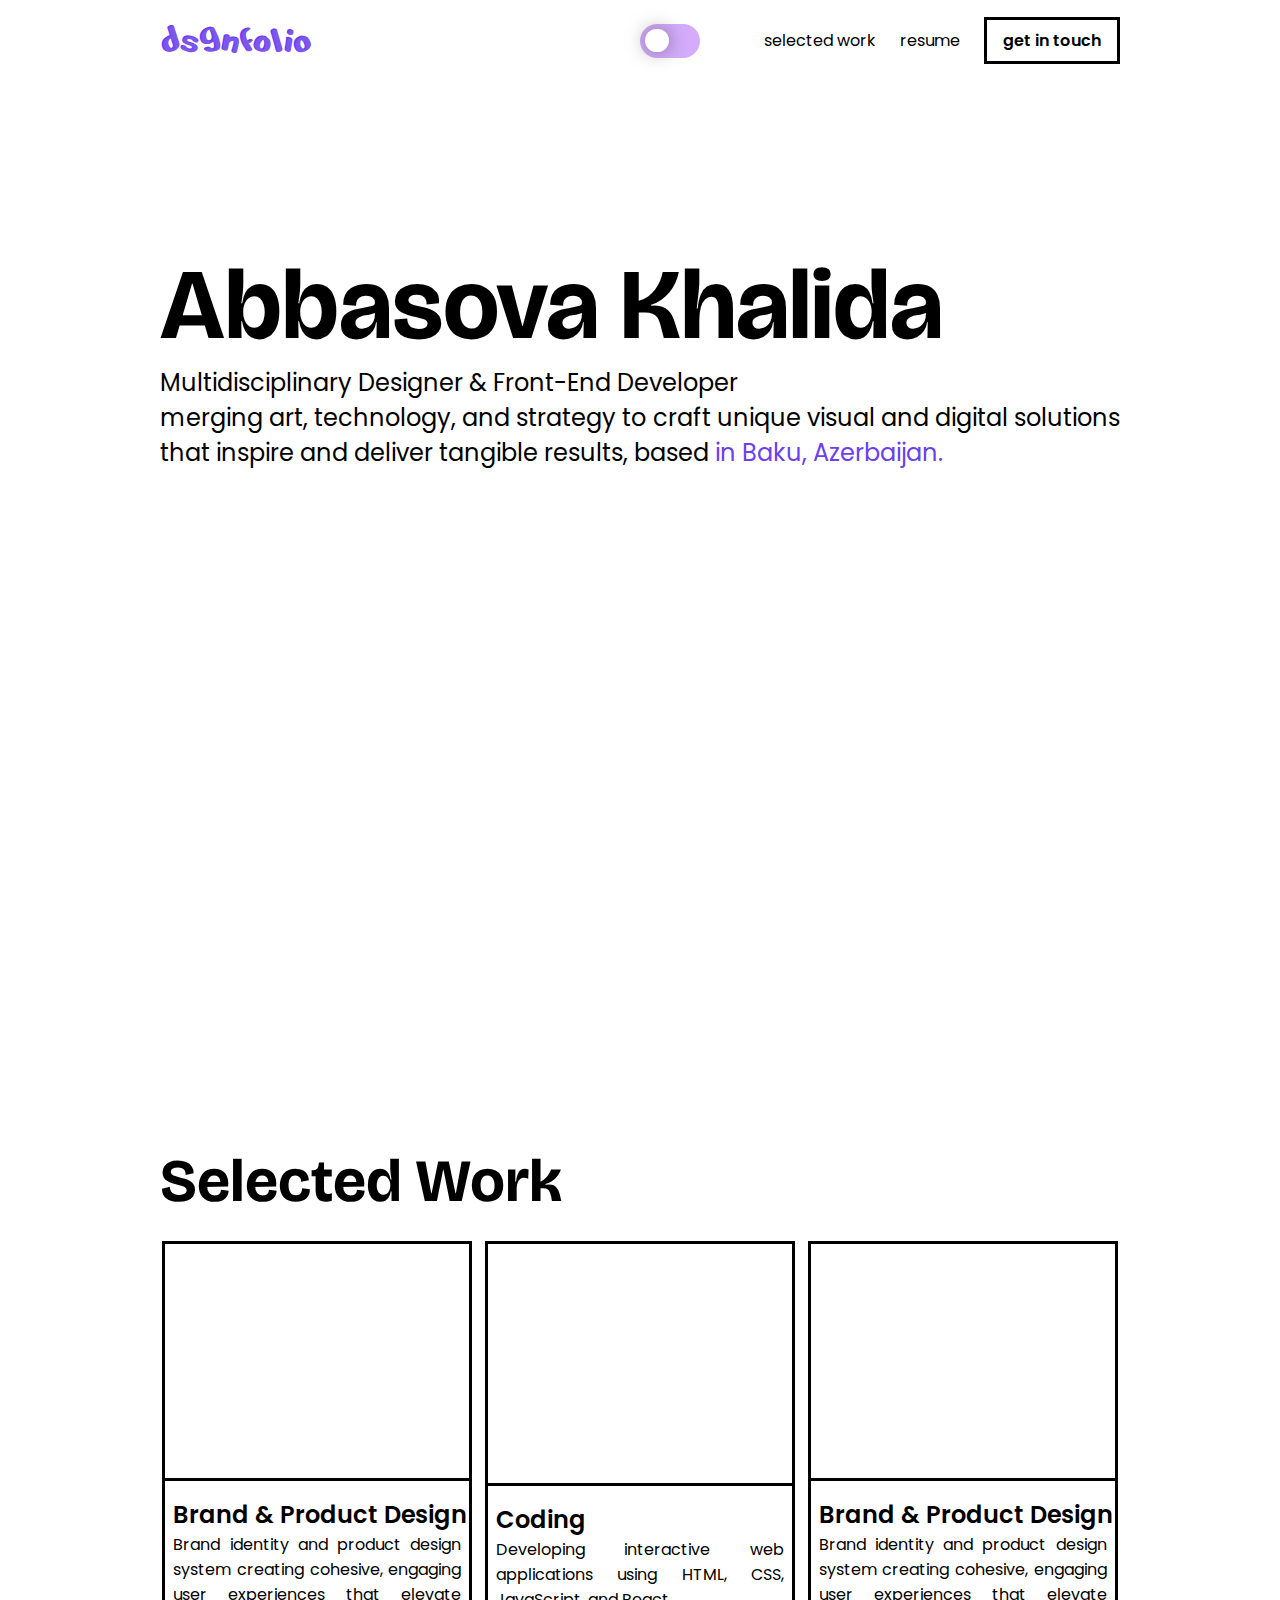
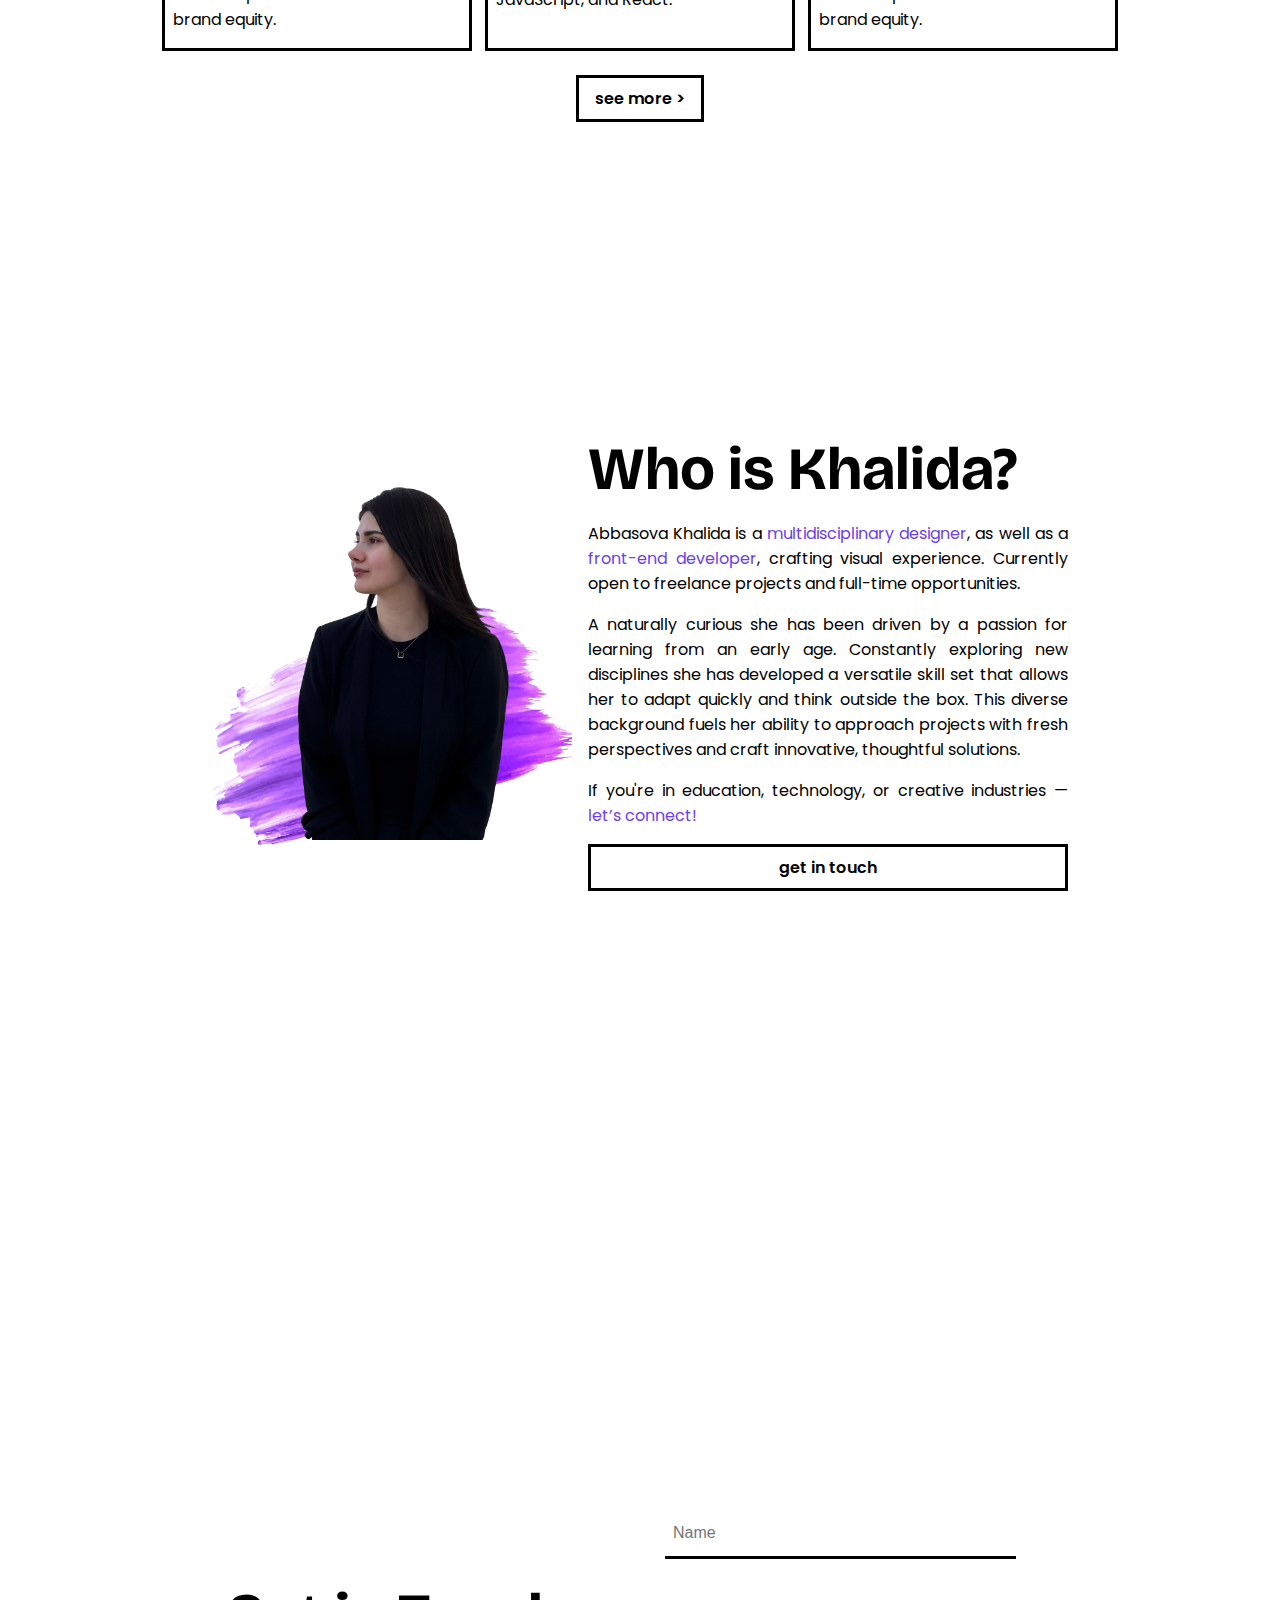
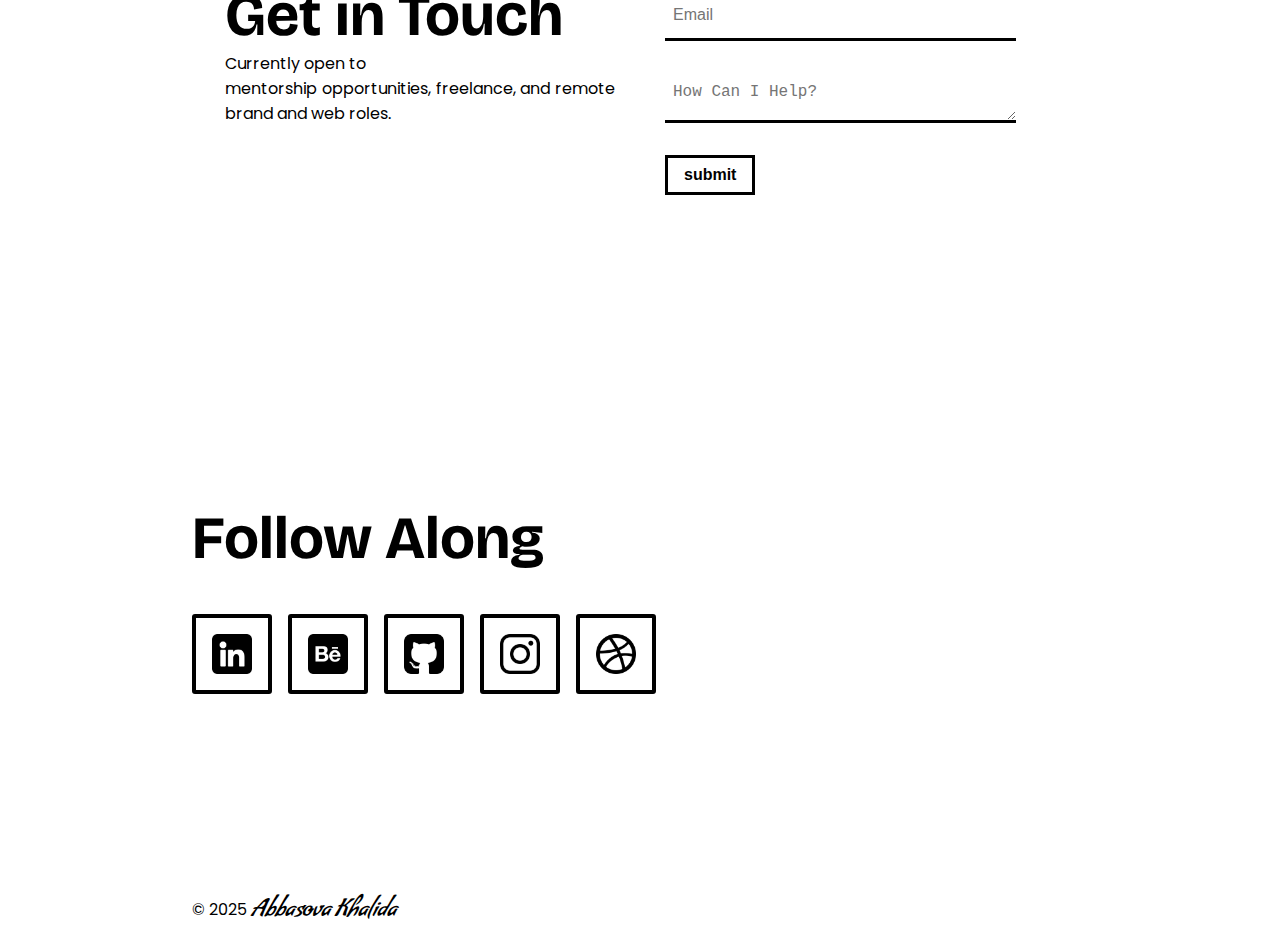
<file: index.html>
<!DOCTYPE html>
<html lang="en">

<head>
    <meta charset="UTF-8">
    <meta name="viewport" content="width=device-width, initial-scale=1.0">
    <title>Abbasova Khalida</title>
    <link rel="icon" href="./sources/images/favicon.ico" type="image/x-icon">
    <link rel="stylesheet" href="./sources/css/home.css">
    <link rel="stylesheet" href="./sources/css/darkmode.css">
    <link rel="stylesheet" href="./sources/css/resposibility.css">
</head>

<body>
    <header id="top">
        <div class="logo">
            <a href="./index.html">
                <div class="word">
                    <span class="letter rot1" data-letter="d">d</span>
                    <span class="letter rot2" data-letter="s">s</span>
                    <span class="letter rot3" data-letter="g">g</span>
                    <span class="letter rot4" data-letter="n">n</span>
                    <span class="letter rot5" data-letter="f">f</span>
                    <span class="letter rot6" data-letter="o">o</span>
                    <span class="letter rot7" data-letter="l">l</span>
                    <span class="letter rot8" data-letter="i">i</span>
                    <span class="letter rot9" data-letter="o">o</span>
                </div>
            </a>
        </div>
        <div class="right-side">
            <div class="mode">
                <label class="switch">
                    <input type="checkbox" id="theme-toggle">
                    <span class="slider"></span>
                </label>
            </div>
            <nav>
                <a href="./works.html" class="selected-work">selected work</a>
                <a href="./resume.html" class="resume">resume</a>
                <a href="#get-in-touch" class="get-in-touch">get in touch</a>
            </nav>
        </div>
        <a href="#top" id="to-top">
            ᐳ
        </a>
    </header>
    <main>
        <section class="me">
            <h1>Abbasova Khalida</h1>
            <p>Multidisciplinary Designer & Front-End Developer <br> merging art, technology, and strategy to craft
                unique
                visual and
                digital solutions that inspire and deliver tangible results, based <span>in Baku, Azerbaijan.</span></p>
        </section>
        <section class="my-work">
            <h2>Selected Work</h2>
            <div class="top-3">
                <a href="#" class="work">
                    <div class="work-photo work-photo-1">

                    </div>
                    <div class="work-text">
                        <p class="wt-title">Brand & Product Design</p>
                        <p>Brand identity and product design system creating cohesive, engaging user experiences that
                            elevate brand equity.</p>
                    </div>
                </a>
                <a href="#" class="work">
                    <div class="work-photo work-photo-2">
                    </div>
                    <div class="work-text">
                        <p class="wt-title">Coding</p>
                        <p>Developing interactive web applications using HTML, CSS, JavaScript, and React. </p>
                    </div>
                </a>
                <a href="#" class="work">
                    <div class="work-photo work-photo-3">
                    </div>
                    <div class="work-text">
                        <p class="wt-title">Brand & Product Design</p>
                        <p>Brand identity and product design system creating cohesive, engaging user experiences that
                            elevate brand equity.</p>
                    </div>
                </a>
            </div>
            <a href="./works.html" class="see-more">see more ></a>
        </section>
        <section class="who-is-me">
            <div class="me-photo">
                <img src="./sources/images/Home/HOME-ME.png" alt="Abbasova Khalida">
            </div>
            <div class="me-about">
                <h2>Who is Khalida?</h2>
                <p>Abbasova Khalida is a <span>multidisciplinary designer</span>, as well as a <span>front-end
                        developer</span>, crafting visual experience. Currently open to freelance projects and full-time
                    opportunities.</p>
                <p>A naturally curious she has been driven by a passion for learning from an early age. Constantly
                    exploring new disciplines she has developed a versatile skill set that allows her to adapt quickly
                    and think outside the box. This diverse background fuels her ability to approach projects with fresh
                    perspectives and craft innovative, thoughtful solutions.</p>
                <p>If you're in education, technology, or creative industries —
                    <span>let’s connect!</span>
                </p>
                <a href="#get-in-touch" class="get-in-touch">get in touch</a>
            </div>
        </section>
    </main>
    <footer>
        <div class="connect" id="get-in-touch">
            <div class="con-left">
                <h2>Get in Touch</h2>
                <p>Currently open to <br> mentorship opportunities, freelance, and remote brand and web roles.</p>
            </div>
            <form class="con-right">
                <input type="text" id="name" placeholder="Name" required>
                <input type="email" id="email" placeholder="Email" required>
                <textarea name="help" id="help" placeholder="How Can I Help?"></textarea>
                <input type="submit" value="submit" class="btn_submit">
            </form>
        </div>
        <div class="follow">
            <h2>Follow Along</h2>
            <div class="social-media">
                <a href="#" class="social"><img src="./sources/images/Social Media/linkedin.png" alt="linkedin"></a>
                <a href="#" class="social"><img src="./sources/images/Social Media/behance.png" alt="behance"></a>
                <a href="#" class="social"><img src="./sources/images/Social Media/github-sign.png" alt="github"></a>
                <a href="#" class="social"><img src="./sources/images/Social Media/instagram.png" alt="instagram"></a>
                <a href="#" class="social"><img src="./sources/images/Social Media/dribble-big-logo.png"
                        alt="dribble"></a>
            </div>
        </div>
        <p class="year-author">© 2025 <span>Abbasova Khalida</span></p>
    </footer>


    <script src="./sources/js/main.js"></script>
</body>

</html>
</file>
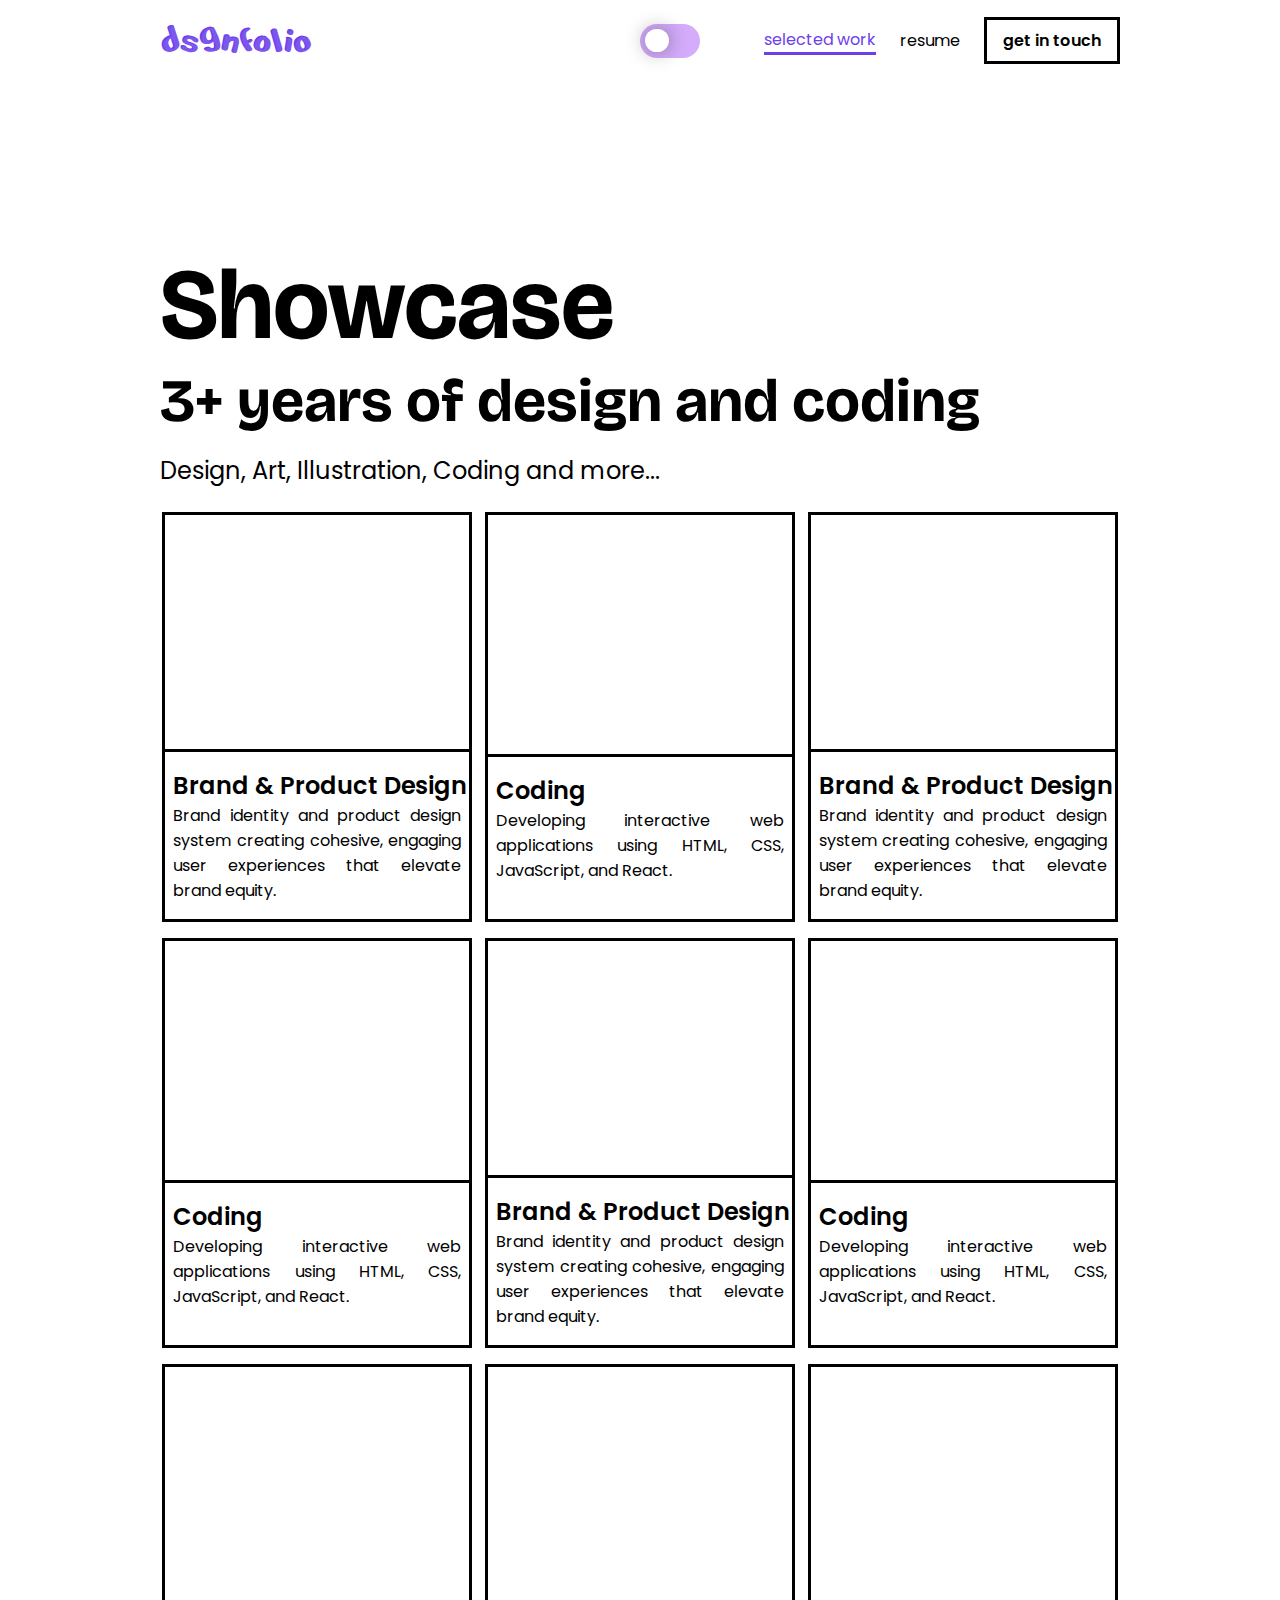
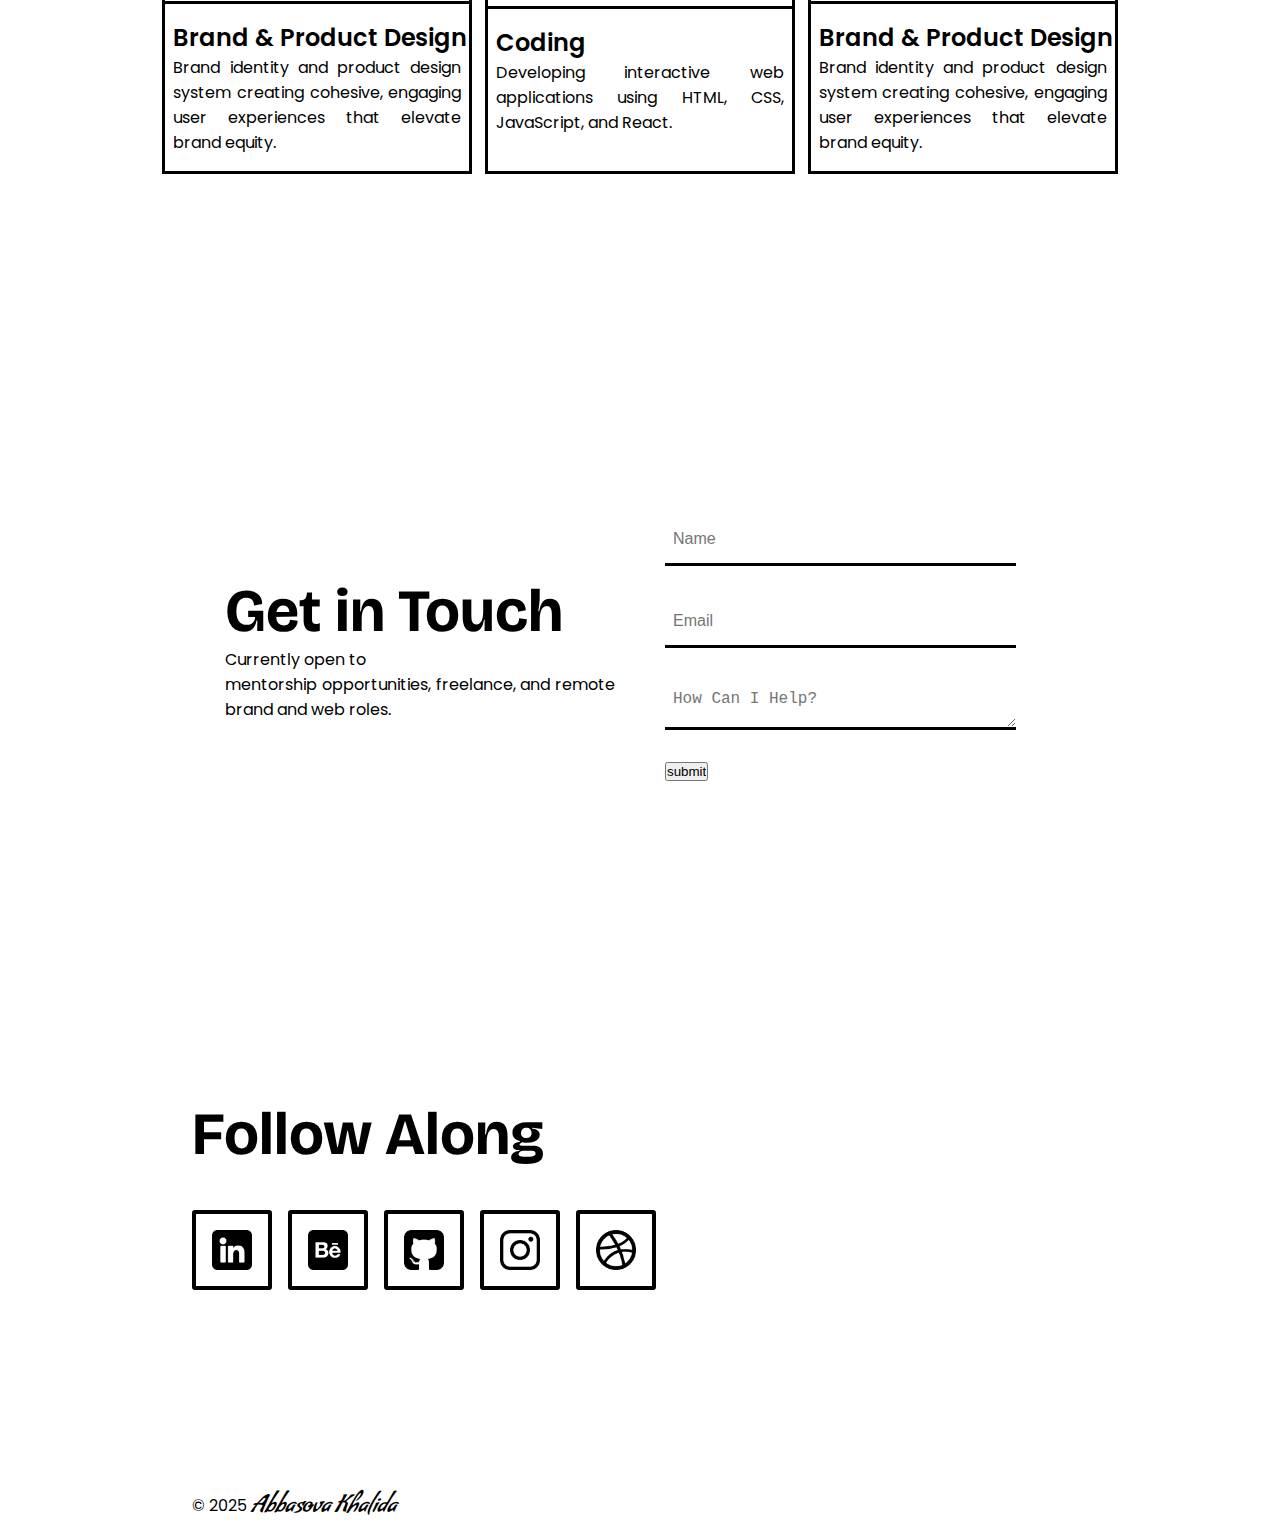
<file: works.html>
<!DOCTYPE html>
<html lang="en">

<head>
    <meta charset="UTF-8">
    <meta name="viewport" content="width=device-width, initial-scale=1.0">
    <title>Document</title>
    <link rel="stylesheet" href="./sources/css/home.css">
    <link rel="stylesheet" href="./sources/css/darkmode.css">
    <link rel="stylesheet" href="./sources/css/works.css">
    <link rel="stylesheet" href="./sources/css/resposibility.css">
</head>

<body>
    <header>
        <div class="logo">
            <a href="./index.html">
                <div class="word">
                    <span class="letter rot1" data-letter="d">d</span>
                    <span class="letter rot2" data-letter="s">s</span>
                    <span class="letter rot3" data-letter="g">g</span>
                    <span class="letter rot4" data-letter="n">n</span>
                    <span class="letter rot5" data-letter="f">f</span>
                    <span class="letter rot6" data-letter="o">o</span>
                    <span class="letter rot7" data-letter="l">l</span>
                    <span class="letter rot8" data-letter="i">i</span>
                    <span class="letter rot9" data-letter="o">o</span>
                </div>
            </a>
        </div>
        <div class="right-side">
            <div class="mode">
                <label class="switch">
                    <input type="checkbox" id="theme-toggle">
                    <span class="slider"></span>
                </label>
            </div>
            <nav>
                <a href="./works.html" class="selected-work">selected work</a>
                <a href="./resume.html" class="resume">resume</a>
                <a href="#get-in-touch" class="get-in-touch">get in touch</a>
            </nav>
        </div>
        <a href="#top" id="to-top">
            ᐳ
        </a>
    </header>
    <main>
        <h1>Showcase</h1>
        <h2>3+ years of design and coding</h2>
        <p class="main-p">Design, Art, Illustration, Coding and more...</p>
        <div class="all-works">
            <a href="#" class="works">
                <div class="works-photo work-photo-1">
                </div>
                <div class="works-text">
                    <p class="wts-title">Brand & Product Design</p>
                    <p>Brand identity and product design system creating cohesive, engaging user experiences that
                        elevate brand equity.</p>
                </div>
            </a>
            <a href="#" class="works">
                <div class="works-photo work-photo-2">
                </div>
                <div class="works-text">
                    <p class="wts-title">Coding</p>
                    <p>Developing interactive web applications using HTML, CSS, JavaScript, and React.</p>
                </div>
            </a>
            <a href="#" class="works">
                <div class="works-photo work-photo-3">
                </div>
                <div class="works-text">
                    <p class="wts-title">Brand & Product Design</p>
                    <p>Brand identity and product design system creating cohesive, engaging user experiences that
                        elevate brand equity.</p>
                </div>
            </a>
            <a href="#" class="works">
                <div class="works-photo work-photo-2">
                </div>
                <div class="works-text">
                    <p class="wts-title">Coding</p>
                    <p>Developing interactive web applications using HTML, CSS, JavaScript, and React.</p>
                </div>
            </a>
            <a href="#" class="works">
                <div class="works-photo work-photo-3">
                </div>
                <div class="works-text">
                    <p class="wts-title">Brand & Product Design</p>
                    <p>Brand identity and product design system creating cohesive, engaging user experiences that
                        elevate brand equity.</p>
                </div>
            </a><a href="#" class="works">
                <div class="works-photo work-photo-2">
                </div>
                <div class="works-text">
                    <p class="wts-title">Coding</p>
                    <p>Developing interactive web applications using HTML, CSS, JavaScript, and React.</p>
                </div>
            </a>
            <a href="#" class="works">
                <div class="works-photo work-photo-3">
                </div>
                <div class="works-text">
                    <p class="wts-title">Brand & Product Design</p>
                    <p>Brand identity and product design system creating cohesive, engaging user experiences that
                        elevate brand equity.</p>
                </div>
            </a>
            </a><a href="#" class="works">
                <div class="works-photo work-photo-2">
                </div>
                <div class="works-text">
                    <p class="wts-title">Coding</p>
                    <p>Developing interactive web applications using HTML, CSS, JavaScript, and React.</p>
                </div>
            </a>
            <a href="#" class="works">
                <div class="works-photo work-photo-3">
                </div>
                <div class="works-text">
                    <p class="wts-title">Brand & Product Design</p>
                    <p>Brand identity and product design system creating cohesive, engaging user experiences that
                        elevate brand equity.</p>
                </div>
            </a>
        </div>
    </main>
    <footer>
        <div class="connect" id="get-in-touch">
            <div class="con-left">
                <h2>Get in Touch</h2>
                <p>Currently open to <br> mentorship opportunities, freelance, and remote brand and web roles.</p>
            </div>
            <form class="con-right">
                <input type="text" id="name" placeholder="Name" required>
                <input type="email" id="email" placeholder="Email" required>
                <textarea name="help" id="help" placeholder="How Can I Help?"></textarea>
                <input type="submit" value="submit" class="btn-submit">
            </form>
        </div>
        <div class="follow">
            <h2>Follow Along</h2>
            <div class="social-media">
                <a href="#" class="social"><img src="./sources/images/Social Media/linkedin.png" alt="linkedin"></a>
                <a href="#" class="social"><img src="./sources/images/Social Media/behance.png" alt="behance"></a>
                <a href="#" class="social"><img src="./sources/images/Social Media/github-sign.png" alt="github"></a>
                <a href="#" class="social"><img src="./sources/images/Social Media/instagram.png" alt="instagram"></a>
                <a href="#" class="social"><img src="./sources/images/Social Media/dribble-big-logo.png"
                        alt="dribble"></a>
            </div>
        </div>
        <p class="year-author">© 2025 <span>Abbasova Khalida</span></p>
    </footer>

    <script src="./sources/js/main.js"></script>
</body>

</html>
</file>
<file: sources/css/home.css>
@import url('https://fonts.googleapis.com/css2?family=Nerko+One&display=swap');
@import url('https://fonts.googleapis.com/css2?family=Bricolage+Grotesque:opsz,wght@12..96,200..800&family=Poppins:ital,wght@0,100;0,200;0,300;0,400;0,500;0,600;0,700;0,800;0,900;1,100;1,200;1,300;1,400;1,500;1,600;1,700;1,800;1,900&display=swap');
@import url('https://fonts.googleapis.com/css2?family=Inconsolata:wght@200..900&display=swap');
@import url('https://fonts.googleapis.com/css2?family=Condiment&display=swap');

* {
    margin: 0;
    padding: 0;
    box-sizing: border-box;
    scroll-behavior: smooth;
}

html {
    font-style: 16px;
}

body {
    margin: 0 auto;
    width: 75vw;
    font-family: "Poppins", sans-serif;
    text-align: justify;
}

a {
    text-decoration: none;
    color: inherit;
}

h1,
h2 {
    font-family: "Bricolage Grotesque", sans-serif;
}

h2 {
    font-size: 3.75rem;
}





.date {
    font-family: "Inconsolata", monospace;
}

#to-top {
    position: fixed;
    width: 3.75rem;
    height: 3.75rem;
    border-radius: 50%;
    background-color: #6C40EB;
    right: 30px;
    bottom: 30px;
    transform: rotate(-90deg);
    display: flex;
    justify-content: center;
    align-items: center;
    color: white;
    font-weight: 600;
    font-size: 1.5rem;
    transition: 0.3s;
    opacity: 0;
    visibility: hidden;
}

#to-top:hover {
    box-shadow: inset 3px 3px 5px rgba(0, 0, 0, 0.3);
    bottom: 2.0625rem;
}

#to-top.show {
    opacity: 1;
    visibility: visible;
}


/* Header styling */

header {
    display: flex;
    flex-direction: row;
    justify-content: space-between;
    align-items: center;
    margin: 0 auto;
    padding-top: 1rem;
}

.right-side {
    display: flex;
    flex-direction: row;
    justify-content: space-between;
    align-items: center;
    width: 50%;
    gap: 0.5rem;
    font-size: 1rem;
}




/* The switch - the box around the slider */
.switch {
    font-size: 1.0625rem;
    position: relative;
    display: inline-block;
    width: 3.5em;
    height: 2em;
}

/* Hide default HTML checkbox */
.switch input {
    opacity: 0;
    width: 0;
    height: 0;
}

/* The slider */
.slider {
    position: absolute;
    cursor: pointer;
    inset: 0;
    background: #d4acfb;
    border-radius: 50px;
    transition: all 0.4s cubic-bezier(0.23, 1, 0.320, 1);
}

.slider:before {
    position: absolute;
    content: "";
    height: 1.4em;
    width: 1.4em;
    left: 0.3em;
    bottom: 0.3em;
    background-color: white;
    border-radius: 50px;
    box-shadow: 0 0px 20px rgba(0, 0, 0, 0.4);
    transition: all 0.4s cubic-bezier(0.175, 0.885, 0.32, 1.275);
}

.switch input:checked+.slider {
    background: #b84fce;
}

.switch input:focus+.slider {
    box-shadow: 0 0 1px #b84fce;
}

.switch input:checked+.slider:before {
    transform: translateX(1.6em);
    width: 2em;
    height: 2em;
    bottom: 0;
}





/* Navbar */

nav {
    display: flex;
    flex-direction: row;
    align-items: center;
    gap: 1.5rem;
}

nav a {
    transition: 0.3s;
}

.selected-work {
    white-space: nowrap;
}

.selected-work:hover,
.resume:hover {
    color: #6C40EB;
}


.get-in-touch,
.see-more,
.btn_submit,
#cv {
    background-color: white;
    border: 3px solid black;
    padding: 0.5rem 1rem;
    white-space: nowrap;
    font-weight: 600;
    transition: 0.2;
    font-size: 1rem;
}

.get-in-touch:hover,
.see-more:hover,
.btn_submit:hover,
#cv:hover {
    border: 3px solid #6C40EB;
    background-color: #6C40EB;
    color: white;
    cursor: pointer;
}





/* Logo design */

.word {
    display: flex;
    column-gap: 0.125rem;
    color: #6C40EB;
    font-family: "Nerko One", cursive;
}

.letter {
    font-size: 2.5rem;
    position: relative;
}

.letter::before,
.letter::after {
    content: attr(data-letter);
    color: rgba(255, 255, 255, 0.06);
    position: absolute;
}

.letter::before {
    top: 0.5px;
    left: 0.9px;
}

.letter::after {
    top: 0.7px;
    left: 1.4px;
}

.rot1 {
    transform: rotate(-15deg);
}

.rot2 {
    transform: rotate(15deg);
}

.rot3 {
    transform: rotate(-15deg);
    top: -8px;
    left: -5px;
}

.rot4 {
    transform: rotate(15deg);
    left: -3px;
}

.rot5 {
    transform: rotate(-15deg);
    left: -6px;
}

.rot6 {
    transform: rotate(15deg);
    left: -8px;
}

.rot7 {
    transform: rotate(-15deg);
    left: -11px;
}

.rot8 {
    transform: rotate(15deg);
    left: -10px;
}

.rot9 {
    transform: rotate(-15deg);
    left: -15px;
}

.word:hover .rot1 {
    top: -3px;
    left: -4px;
}

.word:hover .rot2 {
    bottom: -3px;
    left: -3px;
}

.word:hover .rot3 {
    top: -12px;
    left: -9px;
}

.word:hover .rot4 {
    bottom: -3px;
    left: -6px;
}

.word:hover .rot5 {
    top: -5px;
    left: -10px;
}

.word:hover .rot6 {
    bottom: -4px;
    left: -11px;
}

.word:hover .rot7 {
    top: -5px;
    left: -15px;
}

.word:hover .rot8 {
    bottom: -4px;
    left: -13px;
}

.word:hover .rot9 {
    top: -5px;
    left: -15px;
}







/* Main of Home styling */

.main {
    display: flex;
    flex-direction: column;
}

/* Section  Me */

.me {
    height: 120vh;
    padding-top: 20vh;
}

.me h1 {
    font-size: 6.25rem;
}

.me p {
    font-size: 1.5rem;
}

.me p span {
    color: #6C40EB;
}





/* Section  My-work */

.my-work {
    display: flex;
    flex-direction: column;
    height: auto;
}

.top-3 {
    display: flex;
    flex-flow: row wrap;
    justify-content: space-around;
    column-gap: 0.5rem;
    row-gap: 1rem;
    margin: 1.5rem 0;
}

.work {
    display: flex;
    flex-direction: column;
    border: 3px solid black;
    transition: 0.3s;
    width: 19.375rem;
    height: 25.625rem;
}

.work:hover {
    position: relative;
    bottom: 5px;
    right: 5px;
    box-shadow: 5px 5px #6C40EB;
}

.work-photo {
    height: 60%;
    border-bottom: 3px solid black;
    background-size: cover;
    background-repeat: no-repeat;
    background-position: center;
}

.work-photo-1 {
    background-image: url(https://cdn.prod.website-files.com/62adfa91c5d9c177d56ee711/66f450d097dcdeb807871530_dbt%20illustrations%20-%20Dribbble%20before%20and%20after2x-p-1600.png);
}

.work-photo-2 {
    background-image: url(https://cdn.prod.website-files.com/62adfa91c5d9c177d56ee711/62f4706e47df1bf28a04cd2f_bff%201.png);
}

.work-photo-3 {
    background-image: url(https://cdn.prod.website-files.com/62adfa91c5d9c177d56ee711/66f450d097dcdeb807871530_dbt%20illustrations%20-%20Dribbble%20before%20and%20after2x-p-1600.png);
}

.work-text {
    margin: 1rem 0.5rem;
}

.work-text .wt-title {
    font-size: 1.5rem;
    font-weight: 600;
    white-space: nowrap;
}

.see-more {
    width: fit-content;
    align-self: center;
}


/* Who is me section styling */

.who-is-me {
    display: flex;
    justify-content: center;
    align-items: center;
    height: 120vh;
    column-gap: 1rem;
}


.me-photo img {
    height: 30rem;
    width: auto;
}

.me-about {
    width: 30rem;
    display: flex;
    flex-direction: column;
    row-gap: 1rem;
}

.me-about span {
    color: #6C40EB;
}

.me-about .get-in-touch {
    width: 100%;
    text-align: center;
}





/* Footer styling */

footer {
    width: 70vw;
    margin: 0 auto;
    display: flex;
    flex-direction: column;
}

.connect {
    height: 100vh;
    display: flex;
    column-gap: 3.125rem;
    justify-content: center;
    align-items: center;
    margin: 0 auto;
}

.con-left {
    width: 50%;
}

.con-left h2 {
    white-space: nowrap;
}

.con-right {
    display: flex;
    flex-direction: column;
    align-items: flex-start;
    width: 50%;
    row-gap: 2rem;
}

#name,
#email,
#help {
    border: none;
    border-bottom: 3px solid black;
    transition: 0.3s;
    width: 90%;
    font-size: 1rem;
    height: 3.125rem;
    padding-left: 0.5rem;
}

#help {
    padding-top: 0.625rem;
}

#name:focus,
#email:focus,
#help:focus {
    outline: none;
    border-bottom: 3px solid #6C40EB;
    box-shadow: 0 0 8px rgba(102, 115, 233, 0.71);
}

input:focus::placeholder,
textarea:focus::placeholder {
    opacity: 0;
    transition: opacity 0.3s;
}



/* Social Media styling */

.follow {
    display: flex;
    flex-direction: column;
    row-gap: 2.5rem;
}

.social-media {
    display: flex;
    flex-direction: row;
    flex-wrap: wrap;
    gap: 1rem;
}

.social {
    border: 4px solid black;
    transition: 0.3s;
    border-radius: 3px;
    width: 5rem;
    height: 5rem;
    display: flex;
    justify-content: center;
    align-items: center;
}

.social:hover {
    border: 4px solid #6C40EB;
    transform: scale(1.2);
    background-color: #6C40EB;
}

.social:hover img {
    filter: invert();
    transform: scale(1.2);
}

.year-author {
    margin-top: 12.5rem;
}

.year-author span {
    font-family: "Condiment", cursive;
    font-size: 1.5rem;
}

.social img {
    width: 2.5rem;
    transition: 0.3s;
}
</file>
<file: sources/css/darkmode.css>
body.dark-mode {
    background-color: #1c1b2e;
    color: white;
}

.dark-mode .get-in-touch,
.dark-mode .see-more,
.dark-mode .btn-submit,
.dark-mode #cv {
    border: 3px solid white;
}

.dark-mode .get-in-touch:hover,
.dark-mode .see-more:hover,
.dark-mode .btn-submit:hover,
.dark-mode #cv:hover {
    border: 3px solid #6C40EB;
}

.dark-mode .work {
    border: 3px solid white;
}

.dark-mode .work-photo {
    border-bottom: 3px solid white;
}

.dark-mode #name,
.dark-mode #email,
.dark-mode #help {
    border-bottom: 3px solid white;
    background-color: transparent;
    color: white;
}

.dark-mode #name:hover,
.dark-mode #email:hover,
.dark-mode #help:hover {
    outline: none;
    border-bottom: 3px solid #6C40EB;
    box-shadow: 0 0 8px rgba(102, 115, 233, 0.71);
}

.dark-mode .social {
    border: 4px solid white;
}

.dark-mode .social:hover {
    border: 4px solid #6C40EB;
    transform: scale(1.2);
    background-color: #6C40EB;
}

.dark-mode .social img {
    filter: invert();
}







/* Selected Work */

.dark-mode .works {
    border: 3px solid white;
}

.dark-mode .works-photo {
    border-bottom: 3px solid white;
}



/* Resume */

.dark-mode .resume-nav li {
    border: 3px solid white;
}

.dark-mode .circle-text {
    color: white;
}

.dark-mode .ring-bg{
    stroke: rgba(255, 255, 255, 0.151);
}

.dark-mode .code-s2 {
    background-color: rgba(255, 255, 255, 0.151);
    box-shadow: inset 0.3px 0.3px 0 white;
}

.dark-mode .bg-color{
    background-color: white;
}
</file>
<file: sources/css/resposibility.css>
@media only screen and (max-width: 1200px) {


    /* Universal */
    h1 {
        font-size: 2rem;
    }

    h2 {
        font-size: 1.875rem;
    }

    p {
        font-size: 0.75rem;
    }




    /* Navigation */

    .logo {
        display: none;
    }

    .switch {
        margin-right: 40vw;
    }

    .right-side {
        margin-right: 10vw;
    }



    /* Me */

    .me h1 {
        font-size: 3.125rem;
    }

    .me {
        height: auto;
        margin-bottom: 3.125rem;
    }


    /* Who is me */

    .who-is-me {
        flex-direction: column;
        margin-top: 6.25rem;
        height: auto;
    }

    .me-about {
        width: 100%;
    }


    /* Footer */

    .connect {
        height: auto;
        margin: 6.25rem 0;
        flex-direction: column;
        row-gap: 1rem;
    }

    .con-left {
        width: 100%;
    }

    .con-right {
        width: 100%;
    }

    #name,
    #email,
    #help {
        width: 100%;
    }




    

    /* Works Page */

    main h1 {
        font-size: 3rem;
    }



    /* Resume Page */

    section h2 {
        font-size: 1.875rem;
    }






    /* .school */

    .schools{
        flex-direction: column;
        align-items: center;
    }

    .school  {
        height: 15rem;
        width: 100%;
    }

}


@media only screen and (max-width: 1000px) {

    /* To top */

    #to-top {
        width: 2.5rem;
        height: 2.5rem;
        font-size: 1rem;
    }


    /* Switch */

    .switch {
        margin-right: 5vw;
    }


    /* Work */

    .work {
        width: 100%;
    }



    /* Resume */



}

@media only screen and (max-width: 700px) {
    /* Switch */

    .switch {
        display: none;
    }


    /* Works Page */

    .all-works {
        flex-direction: column;
    }

    .works {
        width: 100%;
    }


    /* Resume */
    .job-photo {
        display: none;
    }

    .job-about {
        width: 100%;
    }


}

@media only screen and (max-width: 600px) {
    .me img {
        box-sizing: content-box;
        width: 100%;
        height: auto;
    }
}
</file>
<file: sources/css/works.css>
.selected-work {
    color: #6C40EB;
    border-bottom: 3px solid #6C40EB;
}

main {
    padding-top: 20vh;
}

main h1 {
    font-size: 6.25rem;
}

.main-p {
    font-size: 1.5rem;
    margin-top: 1rem;
}

.all-works {
    display: flex;
    flex-direction: row;
    flex-wrap: wrap;
    justify-content: space-around;
    column-gap: 0.5rem;
    row-gap: 1rem;
    margin: 1.5rem 0;
}

.works {
    display: flex;
    flex-direction: column;
    border: 3px solid black;
    transition: 0.3s;
    width: 19.375rem;
    height: 25.625rem;
}

.works:hover {
    position: relative;
    bottom: 5px;
    right: 5px;
    box-shadow: 5px 5px #6C40EB;
}

.works-photo {
    height: 60%;
    border-bottom: 3px solid black;
    background-size: cover;
    background-repeat: no-repeat;
    background-position: center;
}

.works-photo img {
    width: 100%;
}

.works-text {
    margin: 1rem 0.5rem;
}

.works-text .wts-title {
    font-size: 1.5rem;
    font-weight: 600;
    white-space: nowrap;
}


.dark-mode .selected-work {
    color: white;
    border-bottom: 3px solid #6C40EB;
}
</file>
